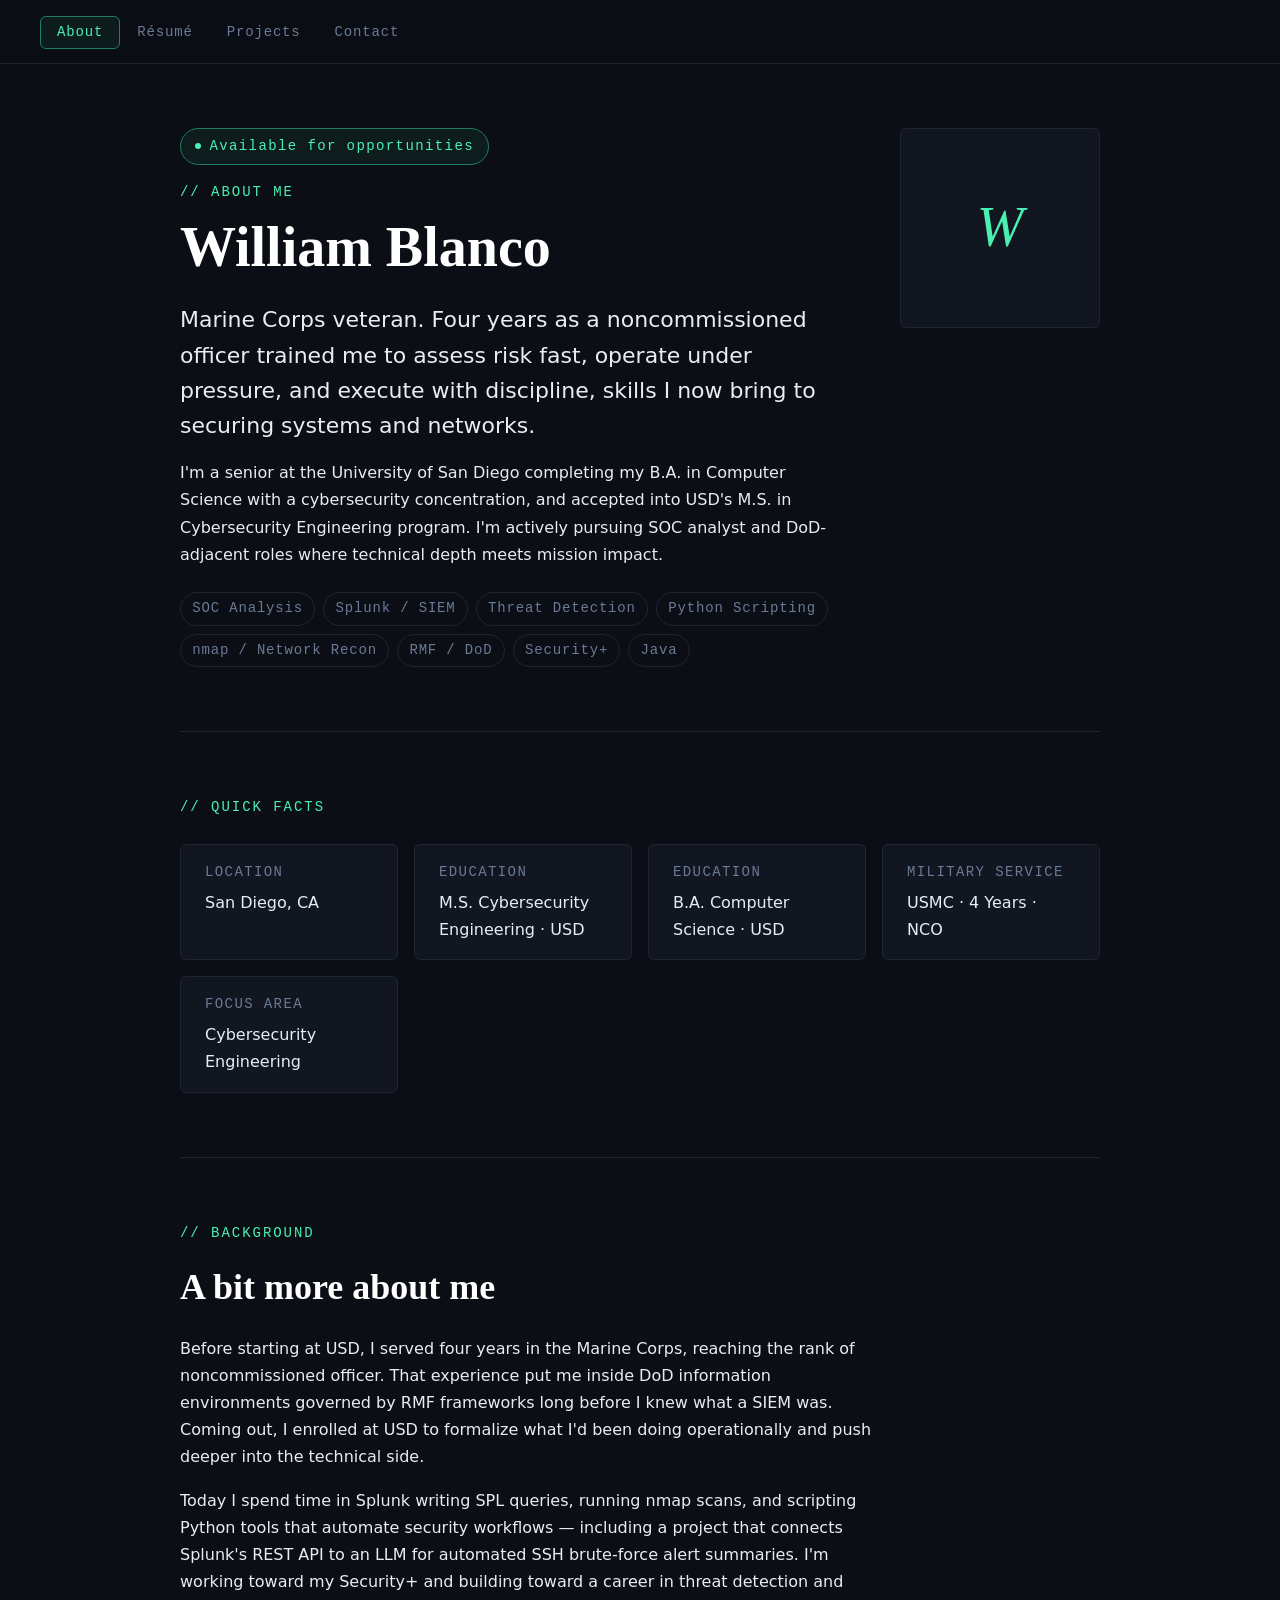
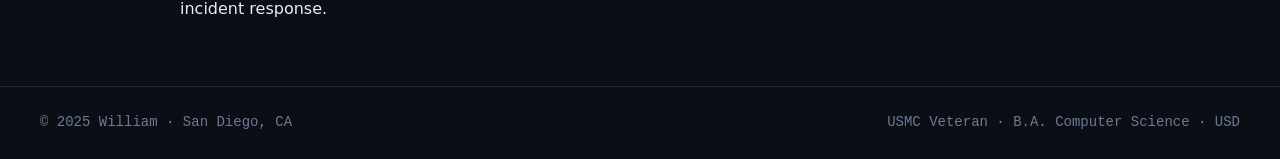
<file: index.html>
<!DOCTYPE html>
<html lang="en">

<head>
  <meta charset="UTF-8">
  <meta name="viewport" content="width=device-width, initial-scale=1.0">
  <meta name="description"
    content="William — Cybersecurity engineering student, USMC veteran, and aspiring SOC analyst based in San Diego, CA.">
  <title>William — Cybersecurity Engineer</title>
  <link rel="stylesheet" href="css/styles.css">
</head>

<body>


  <header class="site-header">

    <nav aria-label="Primary navigation">
      <ul class="site-nav">
        <li><a href="index.html" aria-current="page">About</a></li>
        <li><a href="resume.html">Résumé</a></li>
        <li><a href="projects.html">Projects</a></li>
        <li><a href="contact.html">Contact</a></li>
      </ul>
    </nav>
  </header>

  <main id="main-content" class="site-main">

    <!-- ── HERO ── -->
    <section class="hero" aria-label="Introduction">
      <div class="hero-content">
        <p class="hero-badge" role="status">Available for opportunities</p>
        <span class="eyebrow">// about me</span>
        <h1>William Blanco</h1>

        <p class="lead">
          Marine Corps veteran. Four years as a noncommissioned officer trained me to assess risk fast, operate under
          pressure, and execute with discipline, skills I now bring to securing systems and networks.
        </p>

        <p>
          I'm a senior at the University of San Diego completing my B.A. in Computer Science with a cybersecurity
          concentration, and accepted into USD's M.S. in Cybersecurity Engineering program. I'm actively pursuing SOC
          analyst and DoD-adjacent roles where technical depth meets mission impact.
        </p>

        <ul class="tag-list" aria-label="Areas of expertise">
          <li>SOC Analysis</li>
          <li>Splunk / SIEM</li>
          <li>Threat Detection</li>
          <li>Python Scripting</li>
          <li>nmap / Network Recon</li>
          <li>RMF / DoD</li>
          <li>Security+</li>
          <li>Java</li>
        </ul>
      </div>

      <aside class="avatar-frame" aria-label="Profile photo">
        <!--
        Need to add photo still 
          <img src="assets/william.jpg" alt="William, cybersecurity engineering student" />
        -->
        <span class="avatar-initials" aria-hidden="true">W</span>
      </aside>
    </section>

    <hr class="divider">

    <!-- ── QUICK FACTS ── -->
    <section aria-labelledby="facts-heading">
      <span class="eyebrow">// quick facts</span>
      <h2 id="facts-heading" class="sr-only">Quick facts</h2>
      <ul class="facts-grid">
        <li class="fact-card">
          <span class="fact-label">Location</span>
          <span class="fact-value">San Diego, CA</span>
        </li>
        <li class="fact-card">
          <span class="fact-label">Education</span>
          <span class="fact-value">M.S. Cybersecurity Engineering · USD</span>
        </li>
        <li class="fact-card">
          <span class="fact-label">Education</span>
          <span class="fact-value">B.A. Computer Science · USD</span>
        </li>
        <li class="fact-card">
          <span class="fact-label">Military Service</span>
          <span class="fact-value">USMC · 4 Years · NCO</span>
        </li>
        <li class="fact-card">
          <span class="fact-label">Focus Area</span>
          <span class="fact-value">Cybersecurity Engineering</span>
        </li>
      </ul>
    </section>

    <hr class="divider">

    <!-- ── BRIEF BIO ── -->
    <section class="bio-section" aria-labelledby="bio-heading">
      <span class="eyebrow">// background</span>
      <h2 id="bio-heading">A bit more about me</h2>

      <p>
        Before starting at USD, I served four years in the Marine Corps, reaching the rank of noncommissioned officer.
        That experience put me inside DoD information environments governed by RMF frameworks long before I knew what a
        SIEM was. Coming out, I enrolled at USD to formalize what I'd been doing operationally and push deeper into the
        technical side.
      </p>

      <p>
        Today I spend time in Splunk writing SPL queries, running nmap scans, and scripting Python tools that automate
        security workflows — including a project that connects Splunk's REST API to an LLM for automated SSH brute-force
        alert summaries. I'm working toward my Security+ and building toward a career in threat detection and incident
        response.
      </p>

    </section>

  </main>

  <footer class="site-footer">
    <p>© 2025 William · San Diego, CA</p>
    <p>USMC Veteran · B.A. Computer Science · USD</p>
  </footer>

</body>

</html>
</file>
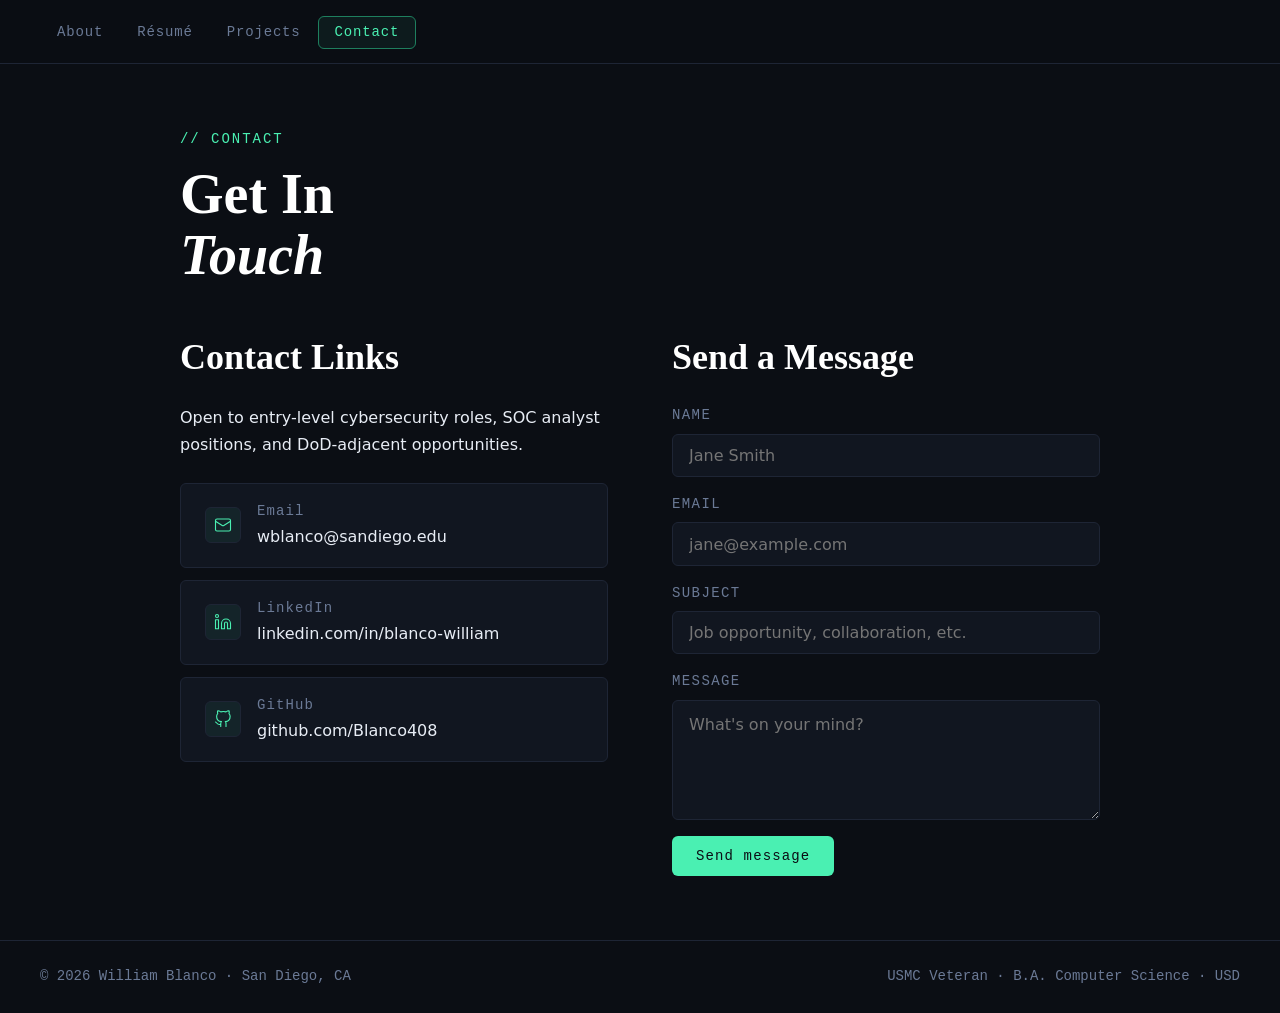
<file: contact.html>
<!DOCTYPE html>
<html lang="en">

<head>
    <meta charset="UTF-8">
    <meta name="viewport" content="width=device-width, initial-scale=1.0">
    <meta name="description" content="Contact information">
    <title>Contact Page</title>
    <link rel="stylesheet" href="css/styles.css">
</head>

<body>
    <header class="site-header">
        <nav aria-label="Primary navigation">
            <ul class="site-nav">
                <li><a href="index.html">About</a></li>
                <li><a href="resume.html">Résumé</a></li>
                <li><a href="projects.html">Projects</a></li>
                <li><a href="contact.html" aria-current="page">Contact</a></li>
            </ul>
        </nav>
    </header>

    <main id="main-content" class="site-main">

        <span class="eyebrow">// contact</span>
        <h1>Get In<br><em>Touch</em></h1>

        <div class="contact-grid">

            <!-- ── DIRECT LINKS ── -->
            <section aria-labelledby="links-heading">
                <h2 id="links-heading">Contact Links</h2>
                <p>Open to entry-level cybersecurity roles, SOC analyst positions, and DoD-adjacent opportunities.</p>

                <ul class="contact-links">

                    <li>
                        <a href="mailto:wblanco@sandiego.edu" class="contact-link">
                            <span class="cl-icon" aria-hidden="true">
                                <svg viewBox="0 0 24 24">
                                    <rect x="2" y="4" width="20" height="16" rx="2" />
                                    <path d="m22 7-8.97 5.7a1.94 1.94 0 0 1-2.06 0L2 7" />
                                </svg>
                            </span>
                            <span>
                                <span class="cl-label">Email</span>
                                <span class="cl-value">wblanco@sandiego.edu</span>
                            </span>
                        </a>
                    </li>

                    <li>
                        <a href="https://www.linkedin.com/in/blanco-william" target="_blank" rel="noopener noreferrer"
                            class="contact-link">
                            <span class="cl-icon" aria-hidden="true">
                                <svg viewBox="0 0 24 24">
                                    <path
                                        d="M16 8a6 6 0 0 1 6 6v7h-4v-7a2 2 0 0 0-2-2 2 2 0 0 0-2 2v7h-4v-7a6 6 0 0 1 6-6z" />
                                    <rect x="2" y="9" width="4" height="12" />
                                    <circle cx="4" cy="4" r="2" />
                                </svg>
                            </span>
                            <span>
                                <span class="cl-label">LinkedIn</span>
                                <span class="cl-value">linkedin.com/in/blanco-william</span>
                            </span>
                        </a>
                    </li>
                    <li>
                        <a href="https://github.com/Blanco408" target="_blank" rel="noopener noreferrer"
                            class="contact-link">
                            <span class="cl-icon" aria-hidden="true">
                                <svg viewBox="0 0 24 24" fill="none" stroke="currentColor" stroke-width="1.5"
                                    stroke-linecap="round" stroke-linejoin="round">
                                    <path
                                        d="M9 19c-5 1.5-5-2.5-7-3m14 6v-3.87a3.37 3.37 0 0 0-.94-2.61c3.14-.35 6.44-1.54 6.44-7A5.44 5.44 0 0 0 20 4.77 5.07 5.07 0 0 0 19.91 1S18.73.65 16 2.48a13.38 13.38 0 0 0-7 0C6.27.65 5.09 1 5.09 1A5.07 5.07 0 0 0 5 4.77a5.44 5.44 0 0 0-1.5 3.78c0 5.42 3.3 6.61 6.44 7A3.37 3.37 0 0 0 9 18.13V22" />
                                </svg>
                            </span>
                            <span>
                                <span class="cl-label">GitHub</span>
                                <span class="cl-value">github.com/Blanco408</span>
                            </span>
                        </a>
                    </li>

                </ul>
            </section>
            <section aria-labelledby="form-heading">
                <h2 id="form-heading">Send a Message</h2>

                <form id="contact-form" class="contact-form" action="mailto:wblanco@sandiego.edu" method="POST"
                    enctype="text/plain">

                    <div class="form-field">
                        <label for="fc-name">Name</label>
                        <input type="text" id="fc-name" name="name" placeholder="Jane Smith" autocomplete="name"
                            required minlength="2">
                    </div>

                    <div class="form-field">
                        <label for="fc-email">Email</label>
                        <input type="email" id="fc-email" name="email" placeholder="jane@example.com"
                            autocomplete="email" required>
                    </div>

                    <div class="form-field">
                        <label for="fc-subject">Subject</label>
                        <input type="text" id="fc-subject" name="subject"
                            placeholder="Job opportunity, collaboration, etc.">
                    </div>

                    <div class="form-field">
                        <label for="fc-message">Message</label>
                        <textarea id="fc-message" name="message" placeholder="What's on your mind?" required
                            minlength="10"></textarea>
                    </div>

                    <button type="submit">Send message</button>

                    <p id="form-status" aria-live="polite" aria-atomic="true" style="display:none"></p>

                </form>
            </section>

        </div>

    </main>
    <footer class="site-footer">
        <p>© 2026 William Blanco · San Diego, CA</p>
        <p>USMC Veteran · B.A. Computer Science · USD</p>
    </footer>

</body>

</html>
</file>
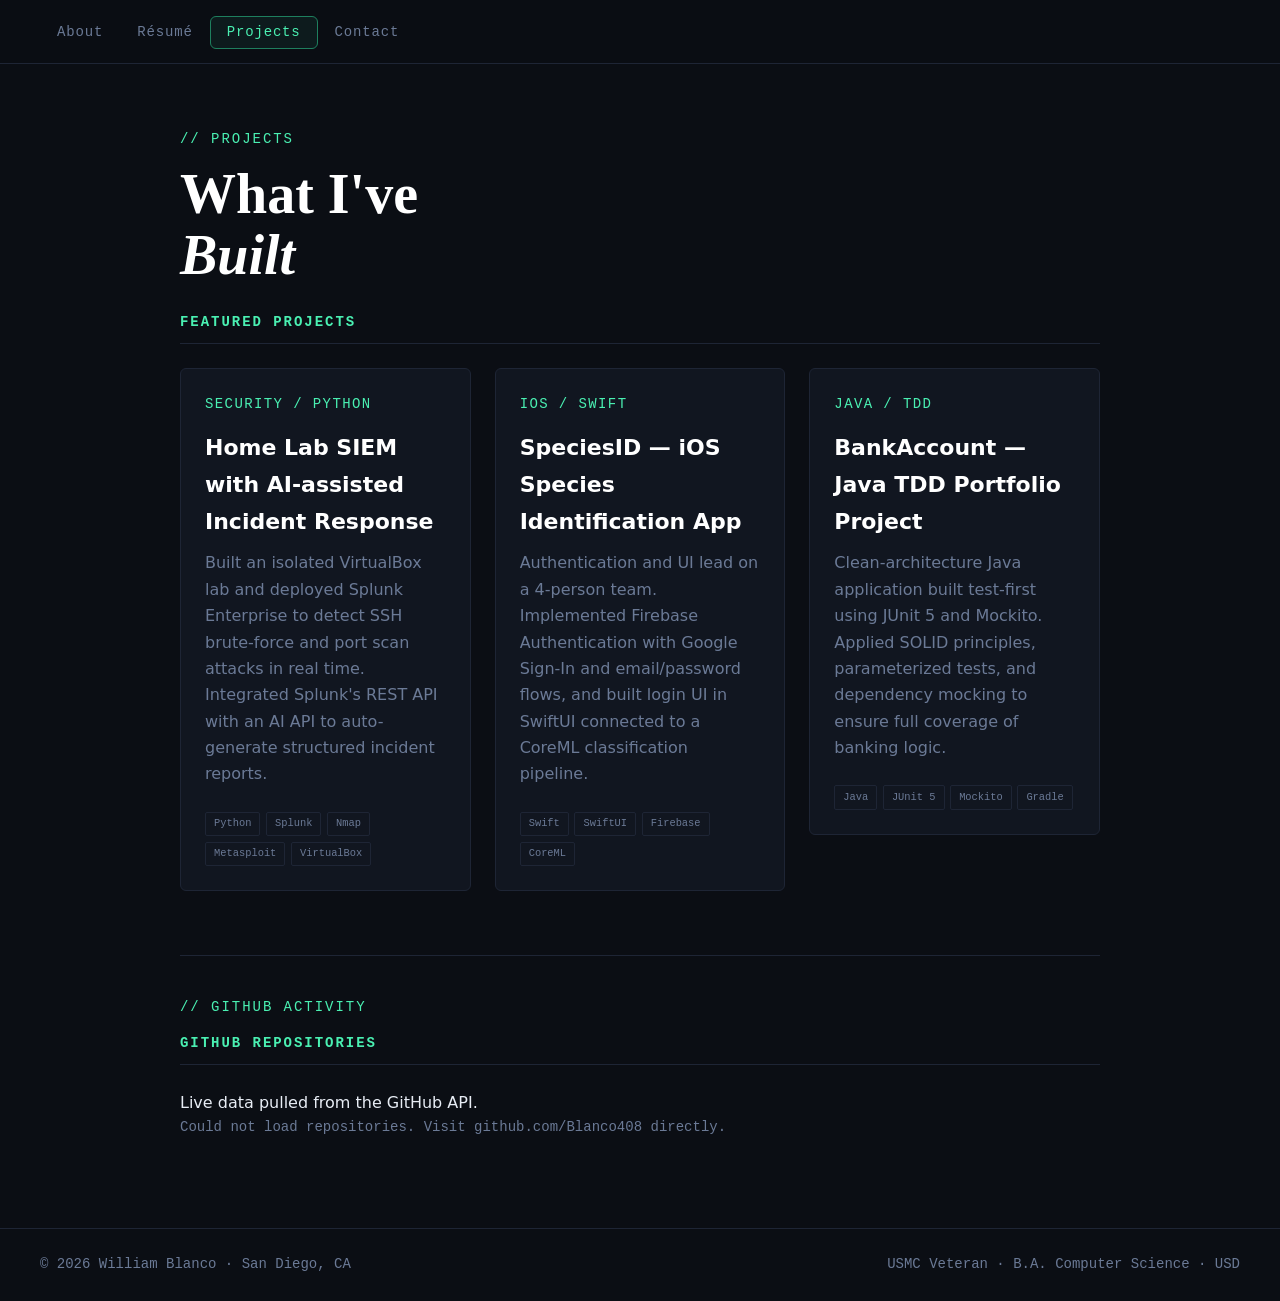
<file: projects.html>
<!DOCTYPE html>
<html lang="en">

<head>
    <meta charset="UTF-8">
    <meta name="viewport" content="width=device-width, initial-scale=1.0">
    <meta name="description" content="Projects by William Blanco — cybersecurity and software development work.">
    <title>Projects Page</title>
    <link rel="stylesheet" href="css/styles.css">
</head>

<body>
    <header class="site-header">
        <nav aria-label="Primary navigation">
            <ul class="site-nav">
                <li><a href="index.html">About</a></li>
                <li><a href="resume.html">Résumé</a></li>
                <li><a href="projects.html" aria-current="page">Projects</a></li>
                <li><a href="contact.html">Contact</a></li>
            </ul>
        </nav>
    </header>
    <main id="main-content" class="site-main">

        <span class="eyebrow">// projects</span>
        <h1>What I've<br><em>Built</em></h1>

        <section aria-labelledby="projects-heading">
            <h2 id="projects-heading" class="resume-section-title">Featured Projects</h2>

            <ul class="projects-grid">

                <li>
                    <article class="project-card">
                        <span class="project-type">Security / Python</span>
                        <h3>Home Lab SIEM with AI-assisted Incident Response</h3>
                        <p>Built an isolated VirtualBox lab and deployed Splunk Enterprise to detect SSH brute-force and
                            port scan attacks in real time. Integrated Splunk's REST API with an AI API to auto-generate
                            structured incident reports.</p>
                        <ul class="project-stack" aria-label="Technologies">
                            <li>Python</li>
                            <li>Splunk</li>
                            <li>Nmap</li>
                            <li>Metasploit</li>
                            <li>VirtualBox</li>
                        </ul>
                    </article>
                </li>

                <li>
                    <article class="project-card">
                        <span class="project-type">iOS / Swift</span>
                        <h3>SpeciesID — iOS Species Identification App</h3>
                        <p>Authentication and UI lead on a 4-person team. Implemented Firebase Authentication with
                            Google Sign-In and email/password flows, and built login UI in SwiftUI connected to a CoreML
                            classification pipeline.</p>
                        <ul class="project-stack" aria-label="Technologies">
                            <li>Swift</li>
                            <li>SwiftUI</li>
                            <li>Firebase</li>
                            <li>CoreML</li>
                        </ul>
                    </article>
                </li>

                <li>
                    <article class="project-card">
                        <span class="project-type">Java / TDD</span>
                        <h3>BankAccount — Java TDD Portfolio Project</h3>
                        <p>Clean-architecture Java application built test-first using JUnit 5 and Mockito. Applied SOLID
                            principles, parameterized tests, and dependency mocking to ensure full coverage of banking
                            logic.</p>
                        <ul class="project-stack" aria-label="Technologies">
                            <li>Java</li>
                            <li>JUnit 5</li>
                            <li>Mockito</li>
                            <li>Gradle</li>
                        </ul>
                    </article>
                </li>

            </ul>
        </section>
        <section class="widget-section" aria-labelledby="github-heading">
            <span class="eyebrow">// github activity</span>
            <h2 id="github-heading" class="resume-section-title">GitHub Repositories</h2>
            <p>Live data pulled from the GitHub API.</p>

            <div id="github-status" aria-live="polite" aria-atomic="true"></div>
            <ul id="github-repos" class="projects-grid" ></ul>
        </section>

    </main>
    <footer class="site-footer">
        <p>© 2026 William Blanco · San Diego, CA</p>
        <p>USMC Veteran · B.A. Computer Science · USD</p>
    </footer>

    <script src="js/github.js"></script>

</body>

</html>
</file>
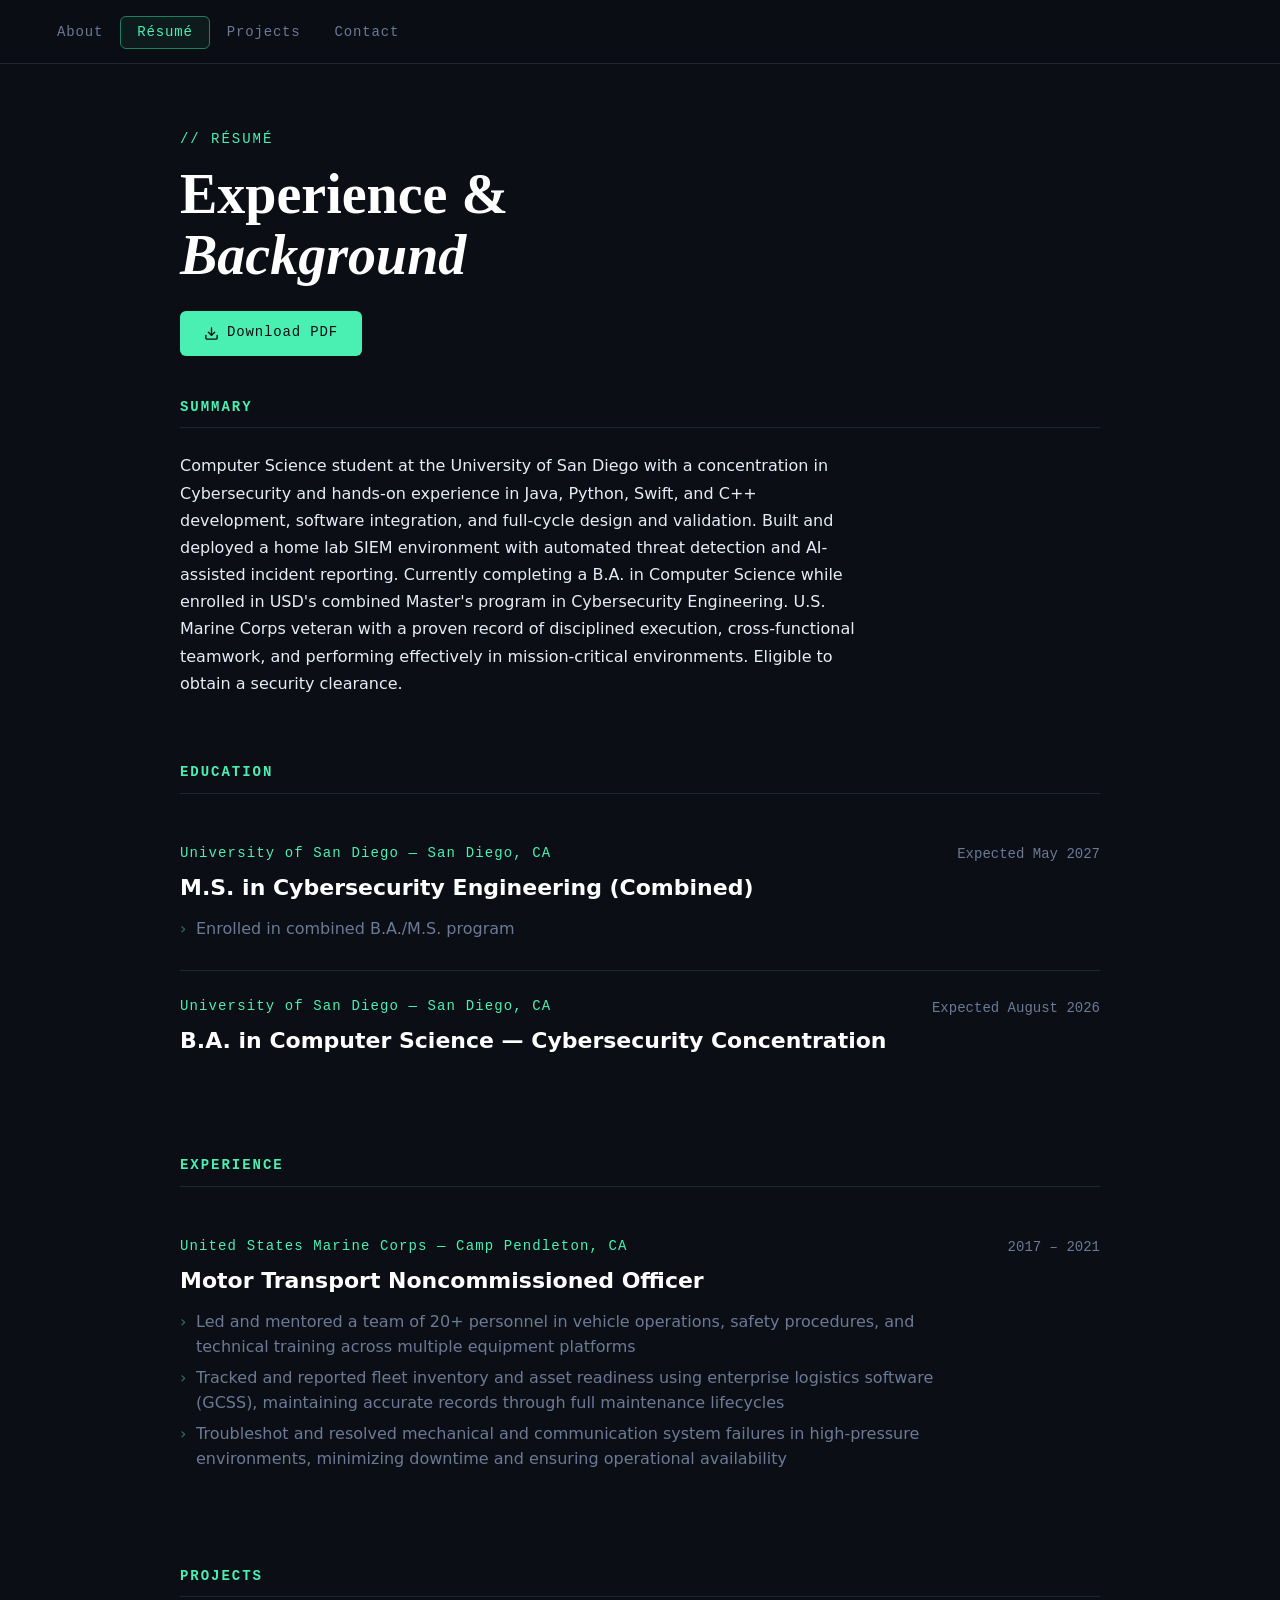
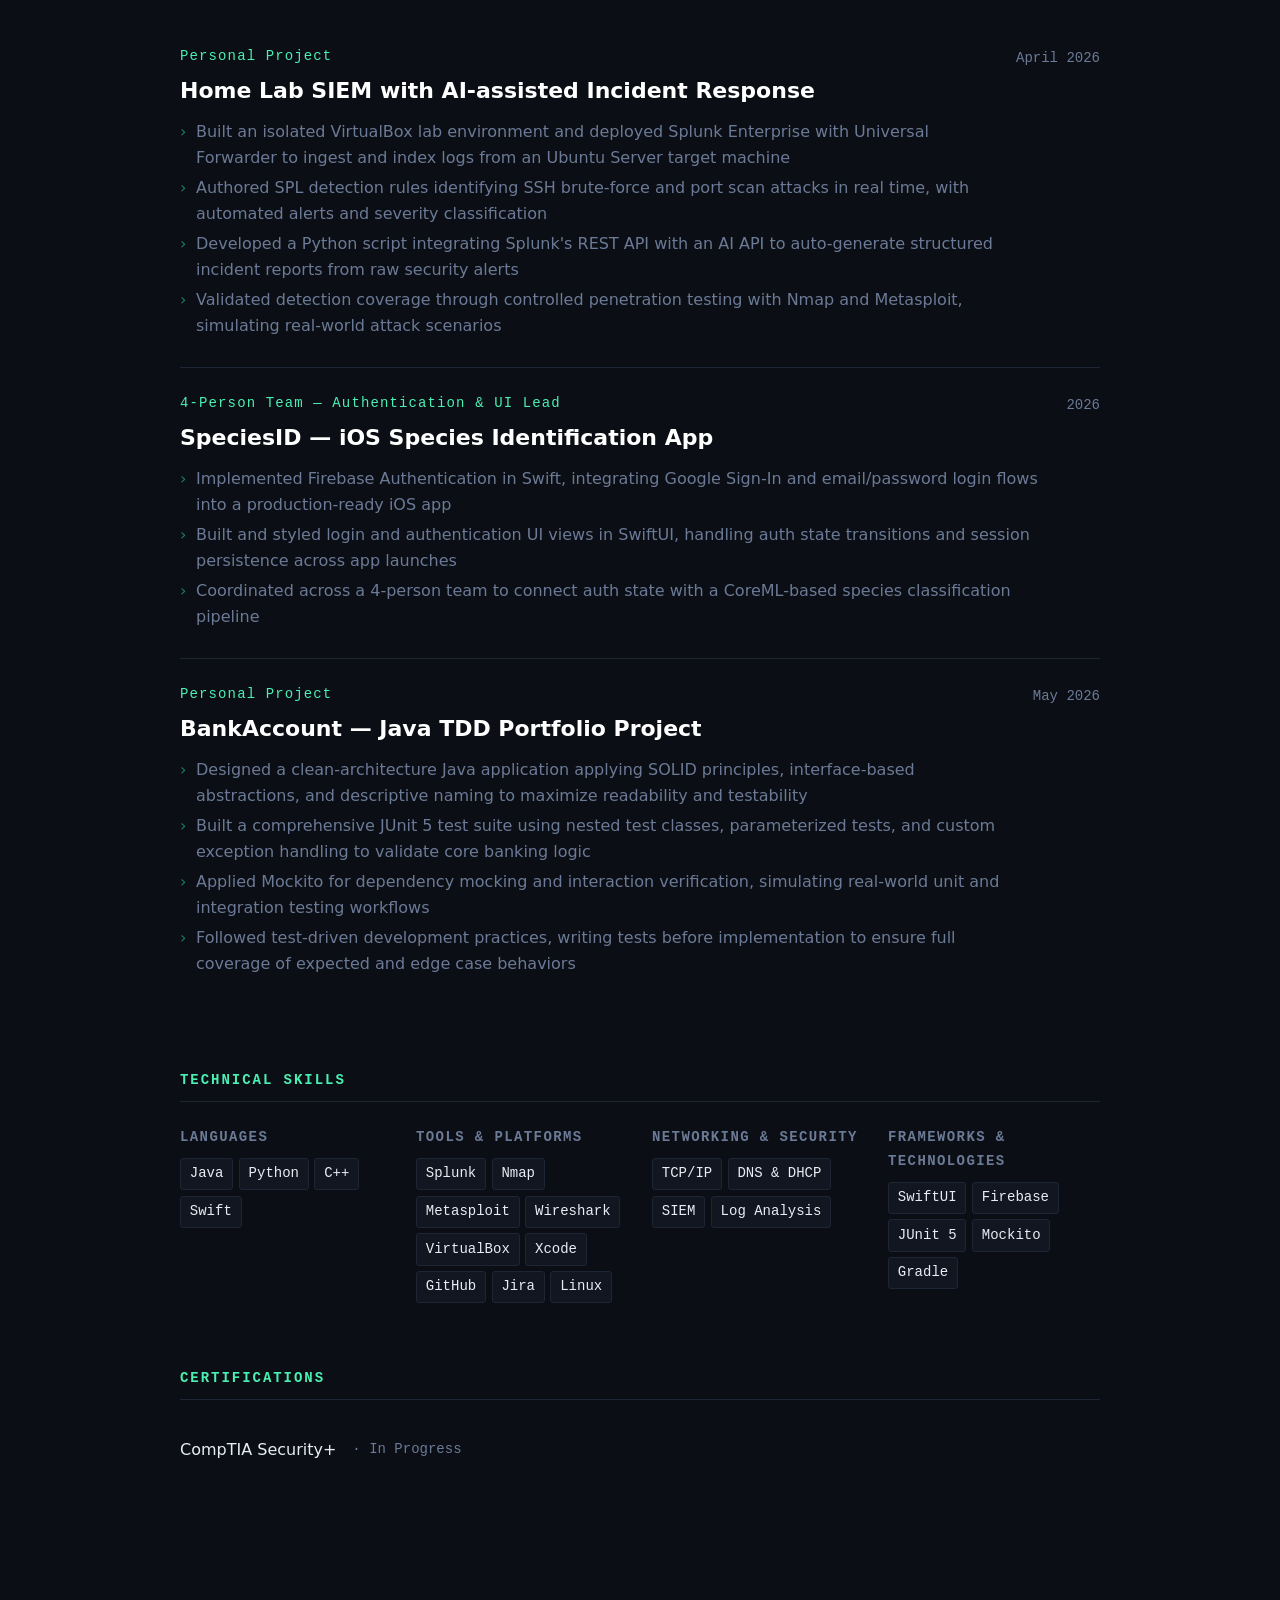
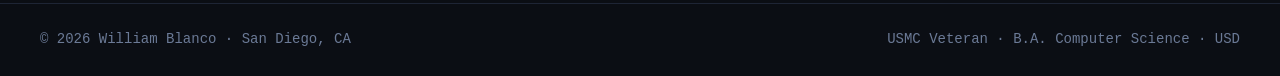
<file: resume.html>
<!DOCTYPE html>
<html lang="en">

<head>
    <meta charset="UTF-8">
    <meta name="viewport" content="width=device-width, initial-scale=1.0">
    <meta name="description" content="Resume for my page">
    <title>Resume Page</title>
    <link rel="stylesheet" href="css/styles.css">
</head>

<body>
    <header class="site-header">
        <nav aria-label="Primary navigation">
            <ul class="site-nav">
                <li><a href="index.html">About</a></li>
                <li><a href="resume.html" aria-current="page">Résumé</a></li>
                <li><a href="projects.html">Projects</a></li>
                <li><a href="contact.html">Contact</a></li>
            </ul>
        </nav>
    </header>
    <main id="main-content" class="site-main">

        <span class="eyebrow">// résumé</span>
        <h1>Experience &amp;<br><em>Background</em></h1>
        <!-- Download icon drawn with SVG path, polyline, and line elements from claude -->
        <a href="assets/Blanco_Cubic_Resume.pdf" class="resume-download" download>
            <svg width="15" height="15" viewBox="0 0 24 24" fill="none" stroke="currentColor" stroke-width="2.2"
                stroke-linecap="round" stroke-linejoin="round" aria-hidden="true">
                <path d="M21 15v4a2 2 0 0 1-2 2H5a2 2 0 0 1-2-2v-4" />
                <polyline points="7 10 12 15 17 10" />
                <line x1="12" y1="15" x2="12" y2="3" />
            </svg>
            Download PDF
        </a>
        <!-- ── SUMMARY ── -->
        <section class="resume-section" aria-labelledby="summary-heading">
            <h2 id="summary-heading" class="resume-section-title">Summary</h2>
            <p>
                Computer Science student at the University of San Diego with a concentration in Cybersecurity
                and hands-on experience in Java, Python, Swift, and C++ development, software integration, and
                full-cycle design and validation. Built and deployed a home lab SIEM environment with automated
                threat detection and AI-assisted incident reporting. Currently completing a B.A. in Computer
                Science while enrolled in USD's combined Master's program in Cybersecurity Engineering. U.S.
                Marine Corps veteran with a proven record of disciplined execution, cross-functional teamwork,
                and performing effectively in mission-critical environments. Eligible to obtain a security clearance.
            </p>
        </section>

        <!-- ── EDUCATION ── -->
        <section class="resume-section" aria-labelledby="edu-heading">
            <h2 id="edu-heading" class="resume-section-title">Education</h2>

            <ol class="timeline" reversed>

                <li class="timeline-entry">
                    <article>
                        <span class="entry-org">University of San Diego — San Diego, CA</span>
                        <h3>M.S. in Cybersecurity Engineering (Combined)</h3>
                        <ul class="entry-bullets">
                            <li>Enrolled in combined B.A./M.S. program</li>
                        </ul>
                    </article>
                    <time class="entry-date" datetime="2027-05">Expected May 2027</time>
                </li>

                <li class="timeline-entry">
                    <article>
                        <span class="entry-org">University of San Diego — San Diego, CA</span>
                        <h3>B.A. in Computer Science — Cybersecurity Concentration</h3>
                    </article>
                    <time class="entry-date" datetime="2026-08">Expected August 2026</time>
                </li>

            </ol>
        </section>
        <!-- ── EXPERIENCE ── -->
        <section class="resume-section" aria-labelledby="exp-heading">
            <h2 id="exp-heading" class="resume-section-title">Experience</h2>

            <ol class="timeline" reversed>

                <li class="timeline-entry">
                    <article>
                        <span class="entry-org">United States Marine Corps — Camp Pendleton, CA</span>
                        <h3>Motor Transport Noncommissioned Officer</h3>
                        <ul class="entry-bullets">
                            <li>Led and mentored a team of 20+ personnel in vehicle operations, safety procedures, and
                                technical training across multiple equipment platforms</li>
                            <li>Tracked and reported fleet inventory and asset readiness using enterprise logistics
                                software (GCSS), maintaining accurate records through full maintenance lifecycles</li>
                            <li>Troubleshot and resolved mechanical and communication system failures in high-pressure
                                environments, minimizing downtime and ensuring operational availability</li>
                        </ul>
                    </article>
                    <time class="entry-date" datetime="2017">2017 – 2021</time>
                </li>

            </ol>
        </section>
        <!-- ── PROJECTS ── -->
        <section class="resume-section" aria-labelledby="projects-heading">
            <h2 id="projects-heading" class="resume-section-title">Projects</h2>

            <ol class="timeline" reversed>

                <li class="timeline-entry">
                    <article>
                        <span class="entry-org">Personal Project</span>
                        <h3>Home Lab SIEM with AI-assisted Incident Response</h3>
                        <ul class="entry-bullets">
                            <li>Built an isolated VirtualBox lab environment and deployed Splunk Enterprise with
                                Universal Forwarder to ingest and index logs from an Ubuntu Server target machine</li>
                            <li>Authored SPL detection rules identifying SSH brute-force and port scan attacks in real
                                time, with automated alerts and severity classification</li>
                            <li>Developed a Python script integrating Splunk's REST API with an AI API to auto-generate
                                structured incident reports from raw security alerts</li>
                            <li>Validated detection coverage through controlled penetration testing with Nmap and
                                Metasploit, simulating real-world attack scenarios</li>
                        </ul>
                    </article>
                    <time class="entry-date" datetime="2026-04">April 2026</time>
                </li>

                <li class="timeline-entry">
                    <article>
                        <span class="entry-org">4-Person Team — Authentication &amp; UI Lead</span>
                        <h3>SpeciesID — iOS Species Identification App</h3>
                        <ul class="entry-bullets">
                            <li>Implemented Firebase Authentication in Swift, integrating Google Sign-In and
                                email/password login flows into a production-ready iOS app</li>
                            <li>Built and styled login and authentication UI views in SwiftUI, handling auth state
                                transitions and session persistence across app launches</li>
                            <li>Coordinated across a 4-person team to connect auth state with a CoreML-based species
                                classification pipeline</li>
                        </ul>
                    </article>
                    <time class="entry-date" datetime="2026">2026</time>
                </li>

                <li class="timeline-entry">
                    <article>
                        <span class="entry-org">Personal Project</span>
                        <h3>BankAccount — Java TDD Portfolio Project</h3>
                        <ul class="entry-bullets">
                            <li>Designed a clean-architecture Java application applying SOLID principles,
                                interface-based abstractions, and descriptive naming to maximize readability and
                                testability</li>
                            <li>Built a comprehensive JUnit 5 test suite using nested test classes, parameterized tests,
                                and custom exception handling to validate core banking logic</li>
                            <li>Applied Mockito for dependency mocking and interaction verification, simulating
                                real-world unit and integration testing workflows</li>
                            <li>Followed test-driven development practices, writing tests before implementation to
                                ensure full coverage of expected and edge case behaviors</li>
                        </ul>
                    </article>
                    <time class="entry-date" datetime="2026-05">May 2026</time>
                </li>

            </ol>
        </section>
        <!-- ── TECHNICAL SKILLS ── -->
        <section class="resume-section" aria-labelledby="skills-heading">
            <h2 id="skills-heading" class="resume-section-title">Technical Skills</h2>

            <div class="skills-grid">

                <section aria-labelledby="skills-languages">
                    <h3 id="skills-languages" class="skill-group-name">Languages</h3>
                    <ul class="chip-list">
                        <li>Java</li>
                        <li>Python</li>
                        <li>C++</li>
                        <li>Swift</li>
                    </ul>
                </section>

                <section aria-labelledby="skills-tools">
                    <h3 id="skills-tools" class="skill-group-name">Tools &amp; Platforms</h3>
                    <ul class="chip-list">
                        <li>Splunk</li>
                        <li>Nmap</li>
                        <li>Metasploit</li>
                        <li>Wireshark</li>
                        <li>VirtualBox</li>
                        <li>Xcode</li>
                        <li>GitHub</li>
                        <li>Jira</li>
                        <li>Linux</li>
                    </ul>
                </section>

                <section aria-labelledby="skills-networking">
                    <h3 id="skills-networking" class="skill-group-name">Networking &amp; Security</h3>
                    <ul class="chip-list">
                        <li>TCP/IP</li>
                        <li>DNS &amp; DHCP</li>
                        <li>SIEM</li>
                        <li>Log Analysis</li>
                    </ul>
                </section>

                <section aria-labelledby="skills-frameworks">
                    <h3 id="skills-frameworks" class="skill-group-name">Frameworks &amp; Technologies</h3>
                    <ul class="chip-list">
                        <li>SwiftUI</li>
                        <li>Firebase</li>
                        <li>JUnit 5</li>
                        <li>Mockito</li>
                        <li>Gradle</li>
                    </ul>
                </section>

            </div>
        </section>
        <!-- ── CERTIFICATIONS ── -->
        <section class="resume-section" aria-labelledby="cert-heading">
            <h2 id="cert-heading" class="resume-section-title">Certifications</h2>

            <ul class="cert-list">

                <li>
                    <span class="cert-name">CompTIA Security+</span>
                    <span class="cert-issuer"> · In Progress</span>
                </li>

            </ul>
        </section>
    </main>
    <footer class="site-footer">
        <p>© 2026 William Blanco · San Diego, CA</p>
        <p>USMC Veteran · B.A. Computer Science · USD</p>
    </footer>
</body>

</html>
</file>
<file: css/styles.css>
:root {
  /* Colors */
  --clr-bg:          #0b0e14;
  --clr-surface:     #111620;
  --clr-border:      #1e2535;
  --clr-accent:      #4af0b2;
  --clr-accent-dim:  #1e7f5e;
  --clr-text:        #e8edf5;
  --clr-muted:       #6b7a96;
  --clr-heading:     #ffffff;

  /* Typography — system fonts, no external dependencies */
  --ff-sans:  'Segoe UI', system-ui, sans-serif;
  --ff-mono:  ui-monospace, 'Cascadia Code', 'Fira Mono', monospace;
  --ff-serif: Georgia, 'Times New Roman', serif;

  /* Fluid type scale */
  --step--1: clamp(0.75rem, 0.7rem + 0.25vw, 0.875rem);
  --step-0:  clamp(0.9375rem, 0.9rem + 0.2vw, 1rem);
  --step-1:  clamp(1.125rem, 1rem + 0.6vw, 1.375rem);
  --step-2:  clamp(1.5rem, 1.2rem + 1.5vw, 2.25rem);
  --step-3:  clamp(2rem, 1.5rem + 2.5vw, 3.5rem);

  /* Spacing */
  --space-xs: 0.5rem;
  --space-s:  1rem;
  --space-m:  1.5rem;
  --space-l:  2.5rem;
  --space-xl: 4rem;

  /* Misc */
  --radius:    6px;
  --nav-h:     64px;
  --max-w:     1000px;
  --content-w: 68ch;
}
*, *::before, *::after {
  box-sizing: border-box;
  margin: 0;
  padding: 0;
}

html {
  scroll-behavior: smooth;
  -webkit-text-size-adjust: 100%;
}

body {
  font-family: var(--ff-sans);
  font-size: var(--step-0);
  line-height: 1.7;
  color: var(--clr-text);
  background-color: var(--clr-bg);
  min-height: 100vh;
}

img, svg { display: block; max-width: 100%; }

a { color: var(--clr-accent); }
a:hover { color: var(--clr-text); }

ul, ol { padding-left: 1.25em; }
.site-header {
  position: sticky;
  top: 0;
  height: var(--nav-h);
  background: rgba(11, 14, 20, 0.88);
  backdrop-filter: blur(12px);
  -webkit-backdrop-filter: blur(12px);
  border-bottom: 1px solid var(--clr-border);
  z-index: 100;
  display: flex;
  align-items: center;
  justify-content: space-between;
  padding-inline: var(--space-l);
}

.site-logo {
  font-family: var(--ff-mono);
  font-size: var(--step--1);
  color: var(--clr-accent);
  text-decoration: none;
  letter-spacing: 0.08em;
}

.site-logo span { color: var(--clr-muted); }

.site-nav {
  display: flex;
  gap: 0;
  list-style: none;
  padding: 0;
}

.site-nav a {
  font-family: var(--ff-mono);
  font-size: var(--step--1);
  letter-spacing: 0.06em;
  color: var(--clr-muted);
  text-decoration: none;
  padding: 0.45rem 1rem;
  border: 1px solid transparent;
  border-radius: var(--radius);
  transition: color 0.2s, border-color 0.2s, background-color 0.2s;
}

.site-nav a:hover,
.site-nav [aria-current="page"] {
  color: var(--clr-accent);
  border-color: var(--clr-accent-dim);
  background-color: rgba(74, 240, 178, 0.06);
}
.site-main {
  max-width: var(--max-w);
  margin-inline: auto;
  padding: var(--space-xl) var(--space-l);
}

.eyebrow {
  font-family: var(--ff-mono);
  font-size: var(--step--1);
  letter-spacing: 0.14em;
  color: var(--clr-accent);
  text-transform: uppercase;
  display: block;
  margin-bottom: 0.75rem;
}

h1 {
  font-family: var(--ff-serif);
  font-size: var(--step-3);
  color: var(--clr-heading);
  line-height: 1.1;
  margin-bottom: var(--space-m);
}

h2 {
  font-family: var(--ff-serif);
  font-size: var(--step-2);
  color: var(--clr-heading);
  margin-bottom: var(--space-s);
}

h3 {
  font-family: var(--ff-sans);
  font-size: var(--step-1);
  font-weight: 700;
  color: var(--clr-heading);
  margin-bottom: 0.4rem;
}

p { max-width: var(--content-w); }

.lead {
  font-size: var(--step-1);
  line-height: 1.6;
  color: var(--clr-text);
  max-width: 56ch;
}

.sr-only {
  position: absolute;
  width: 1px;
  height: 1px;
  padding: 0;
  margin: -1px;
  overflow: hidden;
  clip: rect(0, 0, 0, 0);
  white-space: nowrap;
  border: 0;
}

.divider {
  border: none;
  border-top: 1px solid var(--clr-border);
  margin-block: var(--space-xl);
}
.hero {
  display: grid;
  grid-template-columns: 1fr auto;
  gap: var(--space-xl);
  align-items: start;
  margin-bottom: var(--space-xl);
}

.hero-content { min-width: 0; }

.hero-content p + p { margin-top: var(--space-s); }

.hero-badge {
  display: inline-flex;
  align-items: center;
  gap: 0.5rem;
  font-family: var(--ff-mono);
  font-size: var(--step--1);
  letter-spacing: 0.1em;
  color: var(--clr-accent);
  border: 1px solid var(--clr-accent-dim);
  background: rgba(74, 240, 178, 0.06);
  padding: 0.35rem 0.9rem;
  border-radius: 2rem;
  margin-bottom: var(--space-s);
}

.hero-badge::before {
  content: '';
  width: 6px;
  height: 6px;
  background: var(--clr-accent);
  border-radius: 50%;
  animation: pulse 2s ease infinite;
}

@keyframes pulse {
  0%, 100% { opacity: 1; transform: scale(1); }
  50%       { opacity: 0.4; transform: scale(0.7); }
}

.avatar-frame {
  width: clamp(140px, 20vw, 200px);
  aspect-ratio: 1;
  border: 1px solid var(--clr-border);
  border-radius: var(--radius);
  background: var(--clr-surface);
  display: flex;
  align-items: center;
  justify-content: center;
  overflow: hidden;
  flex-shrink: 0;
}

.avatar-frame img {
  width: 100%;
  height: 100%;
  object-fit: cover;
}

.avatar-initials {
  font-family: var(--ff-serif);
  font-size: clamp(2.5rem, 5vw, 3.5rem);
  color: var(--clr-accent);
  font-style: italic;
}

.tag-list {
  display: flex;
  flex-wrap: wrap;
  gap: 0.5rem;
  margin-top: var(--space-m);
  padding: 0;
  list-style: none;
}

.tag-list li {
  font-family: var(--ff-mono);
  font-size: var(--step--1);
  letter-spacing: 0.06em;
  color: var(--clr-muted);
  border: 1px solid var(--clr-border);
  padding: 0.25rem 0.7rem;
  border-radius: 2rem;
}
.facts-grid {
  display: grid;
  grid-template-columns: repeat(auto-fit, minmax(200px, 1fr));
  gap: var(--space-s);
  margin-top: var(--space-m);
  list-style: none;
  padding: 0;
}

.fact-card {
  background: var(--clr-surface);
  border: 1px solid var(--clr-border);
  border-radius: var(--radius);
  padding: var(--space-s) var(--space-m);
}

.fact-label {
  font-family: var(--ff-mono);
  font-size: var(--step--1);
  letter-spacing: 0.1em;
  text-transform: uppercase;
  color: var(--clr-muted);
  display: block;
  margin-bottom: 0.25rem;
}

.fact-value {
  font-size: var(--step-0);
  font-weight: 500;
  color: var(--clr-text);
  display: block;
}

.bio-section p + p { margin-top: var(--space-s); }
.contact-grid {
  display: grid;
  grid-template-columns: 1fr 1fr;
  gap: var(--space-xl);
  margin-top: var(--space-l);
}

.contact-links {
  list-style: none;
  padding: 0;
  display: flex;
  flex-direction: column;
  gap: 0.75rem;
  margin-top: var(--space-m);
}

.contact-link {
  display: flex;
  align-items: center;
  gap: var(--space-s);
  text-decoration: none;
  color: var(--clr-text);
  padding: var(--space-s) var(--space-m);
  background: var(--clr-surface);
  border: 1px solid var(--clr-border);
  border-radius: var(--radius);
  transition: border-color 0.2s, color 0.2s;
}

.contact-link:hover {
  border-color: var(--clr-accent-dim);
  color: var(--clr-accent);
}

.cl-icon {
  width: 36px;
  height: 36px;
  background: rgba(74, 240, 178, 0.06);
  border: 1px solid var(--clr-border);
  border-radius: var(--radius);
  display: flex;
  align-items: center;
  justify-content: center;
  flex-shrink: 0;
}

.cl-icon svg {
  width: 18px;
  height: 18px;
  stroke: var(--clr-accent);
  fill: none;
  stroke-width: 1.5;
  stroke-linecap: round;
  stroke-linejoin: round;
}

.cl-label {
  font-family: var(--ff-mono);
  font-size: var(--step--1);
  letter-spacing: 0.08em;
  color: var(--clr-muted);
  display: block;
}

.cl-value {
  font-size: var(--step-0);
  font-weight: 500;
  display: block;
}

.contact-form {
  display: flex;
  flex-direction: column;
  gap: var(--space-s);
}

.form-field {
  display: flex;
  flex-direction: column;
  gap: 0.35rem;
}

.contact-form label {
  font-family: var(--ff-mono);
  font-size: var(--step--1);
  letter-spacing: 0.1em;
  text-transform: uppercase;
  color: var(--clr-muted);
}

.contact-form input,
.contact-form textarea {
  width: 100%;
  background: var(--clr-surface);
  border: 1px solid var(--clr-border);
  border-radius: var(--radius);
  color: var(--clr-text);
  font-family: var(--ff-sans);
  font-size: var(--step-0);
  padding: 0.7rem 1rem;
  outline: none;
  transition: border-color 0.2s;
}

.contact-form input:focus,
.contact-form textarea:focus {
  border-color: var(--clr-accent-dim);
}

.contact-form input:invalid:not(:placeholder-shown),
.contact-form textarea:invalid:not(:placeholder-shown) {
  border-color: #e05252;
}

.contact-form textarea {
  resize: vertical;
  min-height: 120px;
  line-height: 1.6;
}

.contact-form button[type="submit"] {
  font-family: var(--ff-mono);
  font-size: var(--step--1);
  letter-spacing: 0.08em;
  color: var(--clr-bg);
  background: var(--clr-accent);
  border: none;
  border-radius: var(--radius);
  padding: 0.75rem 1.5rem;
  cursor: pointer;
  transition: opacity 0.2s;
  align-self: flex-start;
}

.contact-form button[type="submit"]:hover { opacity: 0.86; }

.contact-form button[type="submit"]:focus-visible {
  outline: 2px solid var(--clr-text);
  outline-offset: 2px;
}
.resume-download {
  display: inline-flex;
  align-items: center;
  gap: 0.5rem;
  font-family: var(--ff-mono);
  font-size: var(--step--1);
  letter-spacing: 0.06em;
  color: var(--clr-bg);
  background: var(--clr-accent);
  padding: 0.65rem 1.5rem;
  border-radius: var(--radius);
  text-decoration: none;
  transition: opacity 0.2s, transform 0.15s;
  margin-bottom: var(--space-l);
}

.resume-download:hover {
  opacity: 0.88;
  transform: translateY(-1px);
  color: var(--clr-bg);
}

.resume-section { margin-bottom: var(--space-xl); }

.resume-section-title {
  font-family: var(--ff-mono);
  font-size: var(--step--1);
  letter-spacing: 0.14em;
  text-transform: uppercase;
  color: var(--clr-accent);
  padding-bottom: 0.5rem;
  border-bottom: 1px solid var(--clr-border);
  margin-bottom: var(--space-m);
}

.timeline {
  list-style: none;
  padding: 0;
}

.timeline-entry {
  display: grid;
  grid-template-columns: 1fr auto;
  gap: var(--space-s);
  padding-block: var(--space-m);
  border-bottom: 1px solid var(--clr-border);
}

.timeline-entry:last-child { border-bottom: none; }

.entry-org {
  font-family: var(--ff-mono);
  font-size: var(--step--1);
  letter-spacing: 0.08em;
  color: var(--clr-accent);
  display: block;
  margin-bottom: 0.2rem;
}

.entry-date {
  font-family: var(--ff-mono);
  font-size: var(--step--1);
  color: var(--clr-muted);
  white-space: nowrap;
  padding-top: 0.1rem;
}

.entry-bullets {
  list-style: none;
  padding: 0;
  margin-top: 0.6rem;
}

.entry-bullets li {
  font-size: var(--step-0);
  color: var(--clr-muted);
  line-height: 1.6;
  padding-left: 1rem;
  position: relative;
  margin-bottom: 0.3rem;
}

.entry-bullets li::before {
  content: '›';
  position: absolute;
  left: 0;
  color: var(--clr-accent-dim);
}

.skills-grid {
  display: grid;
  grid-template-columns: repeat(auto-fill, minmax(200px, 1fr));
  gap: var(--space-m);
  margin-top: var(--space-s);
}

.skill-group-name {
  font-family: var(--ff-mono);
  font-size: var(--step--1);
  letter-spacing: 0.1em;
  text-transform: uppercase;
  color: var(--clr-muted);
  margin-bottom: 0.5rem;
}

.chip-list {
  display: flex;
  flex-wrap: wrap;
  gap: 0.35rem;
  list-style: none;
  padding: 0;
}

.chip-list li {
  font-family: var(--ff-mono);
  font-size: var(--step--1);
  color: var(--clr-text);
  background: var(--clr-surface);
  border: 1px solid var(--clr-border);
  padding: 0.2rem 0.55rem;
  border-radius: 3px;
}

.cert-list {
  list-style: none;
  padding: 0;
}

.cert-list li {
  display: flex;
  align-items: center;
  gap: var(--space-s);
  padding-block: 0.75rem;
  border-bottom: 1px solid var(--clr-border);
}

.cert-list li:last-child { border-bottom: none; }

.cert-badge {
  font-family: var(--ff-mono);
  font-size: 0.65rem;
  font-weight: 500;
  color: var(--clr-accent);
  background: rgba(74, 240, 178, 0.08);
  border: 1px solid var(--clr-accent-dim);
  border-radius: var(--radius);
  padding: 0.2rem 0.4rem;
  flex-shrink: 0;
  min-width: 3rem;
  text-align: center;
}

.cert-name {
  font-size: var(--step-0);
  font-weight: 500;
  color: var(--clr-text);
  display: block;
}

.cert-issuer {
  font-family: var(--ff-mono);
  font-size: var(--step--1);
  color: var(--clr-muted);
  display: block;
}
.projects-grid {
  display: grid;
  grid-template-columns: repeat(auto-fill, minmax(280px, 1fr));
  gap: var(--space-m);
  margin-top: var(--space-m);
  list-style: none;
  padding: 0;
}

.project-card {
  background: var(--clr-surface);
  border: 1px solid var(--clr-border);
  border-radius: var(--radius);
  padding: var(--space-m);
  display: flex;
  flex-direction: column;
  transition: border-color 0.2s, transform 0.2s;
}

.project-card:hover {
  border-color: var(--clr-accent-dim);
  transform: translateY(-3px);
}

.project-type {
  font-family: var(--ff-mono);
  font-size: var(--step--1);
  letter-spacing: 0.1em;
  text-transform: uppercase;
  color: var(--clr-accent);
  display: block;
  margin-bottom: 0.75rem;
}

.project-card h3 {
  font-size: var(--step-1);
  margin-bottom: 0.6rem;
}

.project-card p {
  font-size: var(--step-0);
  color: var(--clr-muted);
  line-height: 1.65;
  flex: 1;
  max-width: 100%;
}

.project-stack {
  display: flex;
  flex-wrap: wrap;
  gap: 0.35rem;
  margin-top: var(--space-m);
  list-style: none;
  padding: 0;
}

.project-stack li {
  font-family: var(--ff-mono);
  font-size: 0.65rem;
  color: var(--clr-muted);
  border: 1px solid var(--clr-border);
  padding: 0.15rem 0.5rem;
  border-radius: 2px;
}

.widget-section {
  margin-top: var(--space-xl);
  padding-top: var(--space-l);
  border-top: 1px solid var(--clr-border);
}

#github-status {
  font-family: var(--ff-mono);
  font-size: var(--step--1);
  color: var(--clr-muted);
  margin-bottom: var(--space-s);
}
.site-footer {
  border-top: 1px solid var(--clr-border);
  padding: var(--space-m) var(--space-l);
  display: flex;
  justify-content: space-between;
  align-items: center;
  gap: var(--space-s);
}

.site-footer p {
  font-family: var(--ff-mono);
  font-size: var(--step--1);
  color: var(--clr-muted);
  max-width: none;
}

@media (max-width: 700px) {
  .site-header { padding-inline: var(--space-s); }
  .site-main { padding: var(--space-l) var(--space-s); }
  .hero { grid-template-columns: 1fr; }
  .avatar-frame { display: none; }
  .contact-grid { grid-template-columns: 1fr; }
  .timeline-entry { grid-template-columns: 1fr; }
  .site-footer { flex-direction: column; text-align: center; }
}

@media (prefers-reduced-motion: reduce) {
  *, *::before, *::after {
    animation-duration: 0.01ms !important;
    transition-duration: 0.01ms !important;
  }
}
</file>
